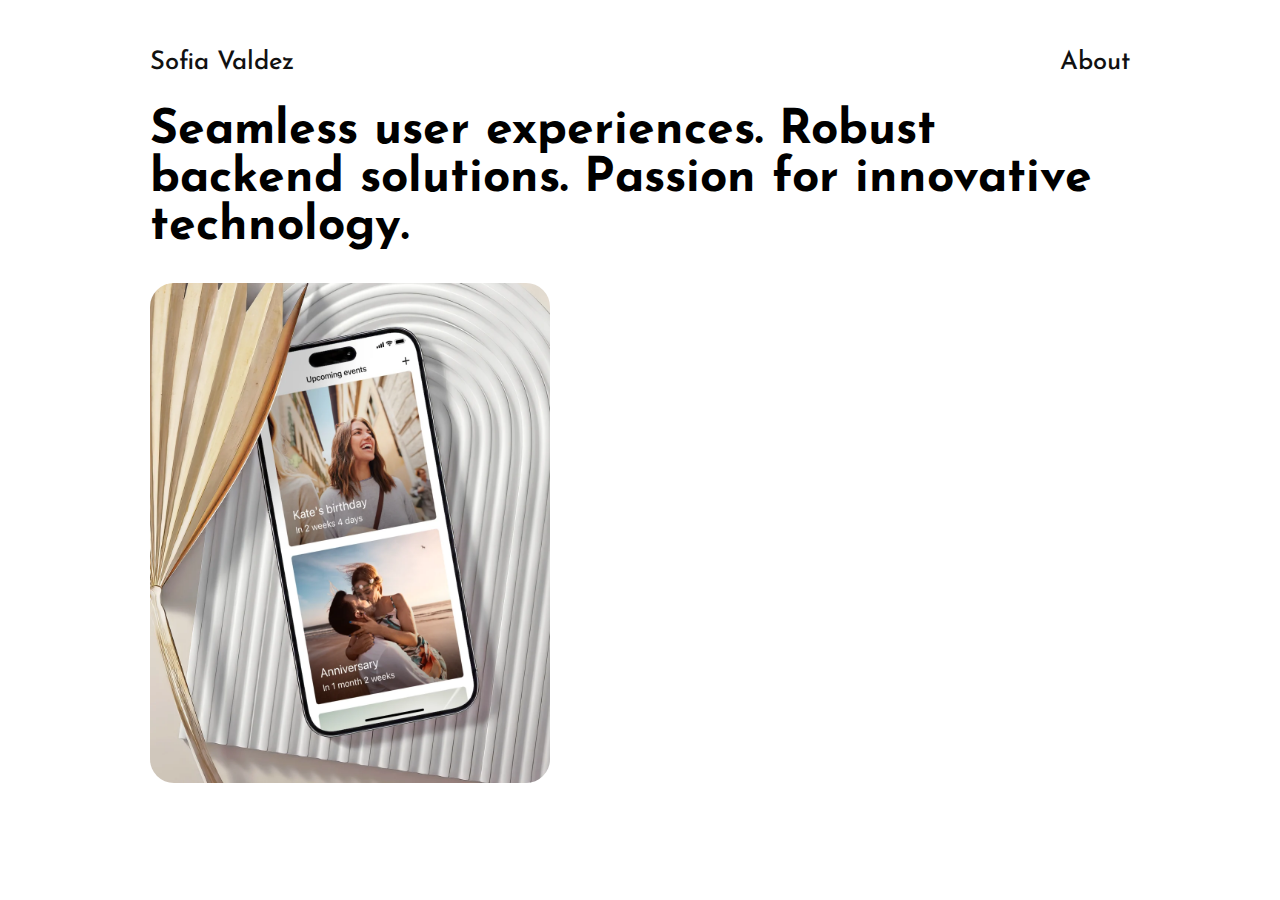
<file: index.html>
<!DOCTYPE html>
<html lang="en">
<head>
    <!-- Reference: https://dejan.works/ -->
    <meta charset="UTF-8">
    <meta name="viewport" content="width=device-width, initial-scale=1.0">
    <title>Sofia Valdez</title>
    <link rel="stylesheet" href="style.css">
    <link rel="shortcut icon" href="Logo.png">
</head>
<body>
    <header class="header-info">
        <a onclick="window.open('index.html', '_blank')">Sofia Valdez</a>
        <a onclick="window.open('about.html', '_blank')">About</a>
    </header>
    <section>
        <h1 class="title">
            Seamless user experiences. Robust backend solutions. Passion for innovative technology.
        </h1>
    </section>
    <section >
        <div class="zoom-effect-container">
            <img class="profile-img" src="days.webp" alt="App 1">
        </div>
    </section>
</body>
</html>
</file>
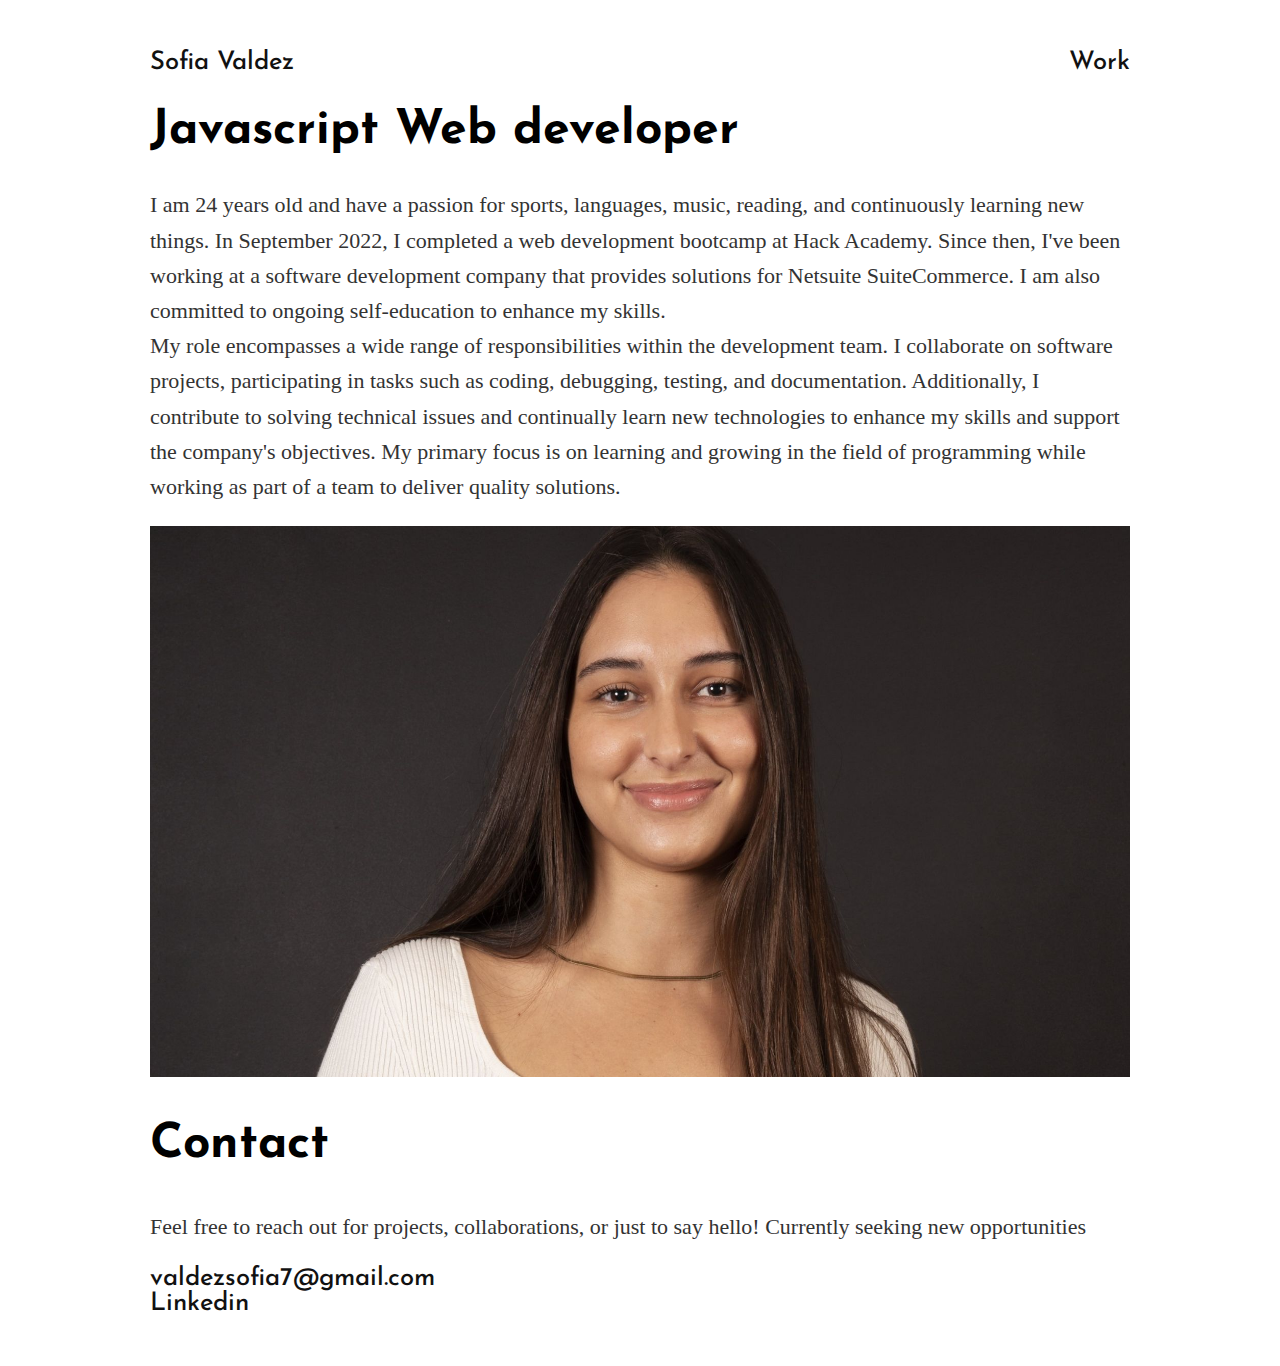
<file: about.html>
<!DOCTYPE html>
<html lang="en">
<head>
    <meta charset="UTF-8">
    <meta name="viewport" content="width=device-width, initial-scale=1.0">
    <title>Sofia Valdez</title>
    <link rel="stylesheet" href="style.css">
    <link rel="shortcut icon" href="Logo.png">
</head>
<body>
    <header class="header-info">
        <a onclick="window.open('index.html', '_blank')">Sofia Valdez</a>
        <a onclick="window.open('index.html', '_blank')">Work</a>
    </header>
    <section>
        <h1 class="title">
            Javascript Web developer 
        </h1>
    </section>
    <section>
        <p class="about-me">
            I am 24 years old and have a passion for sports, languages, music, reading, and continuously learning new things. In September 2022, I completed a web development bootcamp at Hack Academy. Since then, I've been working at a software development company that provides solutions for Netsuite SuiteCommerce. I am also committed to ongoing self-education to enhance my skills.
            <br/>
            My role encompasses a wide range of responsibilities within the development team. I collaborate on software projects, participating in tasks such as coding, debugging, testing, and documentation. Additionally, I contribute to solving technical issues and continually learn new technologies to enhance my skills and support the company's objectives. My primary focus is on learning and growing in the field of programming while working as part of a team to deliver quality solutions.
        </p>
        <img id="img-about-me" src="Sofia.jpg" alt="Sofia Valdez">
        
    </section>
    <section>
        <h2>
            Contact
        </h2>
        <p>
            Feel free to reach out for projects, collaborations, or just to say hello! Currently seeking new opportunities
        </p>
    </section>
    <section>
            <a href="mailto:valdezsofia7@gmail.com">valdezsofia7@gmail.com</a>
            <a href="https://www.linkedin.com/in/sofia-valdez-silveira/" target="_blank">Linkedin</a>
    </section>
</body>
</html>
</file>
<file: style.css>
@import url('https://fonts.googleapis.com/css2?family=Josefin+Sans:ital,wght@0,100..700;1,100..700&display=swap');

body {
    margin: 50px 150px;
}

header, .name, a {
    display: flex;
    justify-content: space-between;
    align-items: center;
    font-family: 'Josefin Sans', sans-serif;
    font-weight: 500;
    font-size: 1.600rem;    
}

a:hover {
  cursor: pointer;
  text-decoration: underline;
}
a {
    text-decoration: none;
    color: #111111;
}
.title, h2 {
    font-family: 'Josefin Sans', sans-serif;
    font-weight: 700;
    font-size: 3rem; 
}

.zoom-effect-container {
    overflow: hidden;
    width: 400px;
    height: 500px;
    border-radius: 15px;
    transition: width 0.5s ease, height 0.5s ease, border-radius 0.5s ease;
}

.zoom-effect-container img {
    transition: transform 0.5s ease;
    width: 100%;
    height: 100%;
}

.zoom-effect-container:hover {
    width: 350px;
    height: 450px;
    border-radius: 20px;
}

.zoom-effect-container:hover img {
    transform: scale(1.1);
}

.profile-img {
    border-radius: 24px;
}

p {
    line-height: 160%;
    font-family: 'Geist';
    color: #111111;
    color: #333333;
    font-weight: 300;
    font-size: 1.375rem;
}
#img-about-me {
    margin: 0 auto;
    width: 100%;
}
/* TO DO: Apply GRID here --> */
</file>
